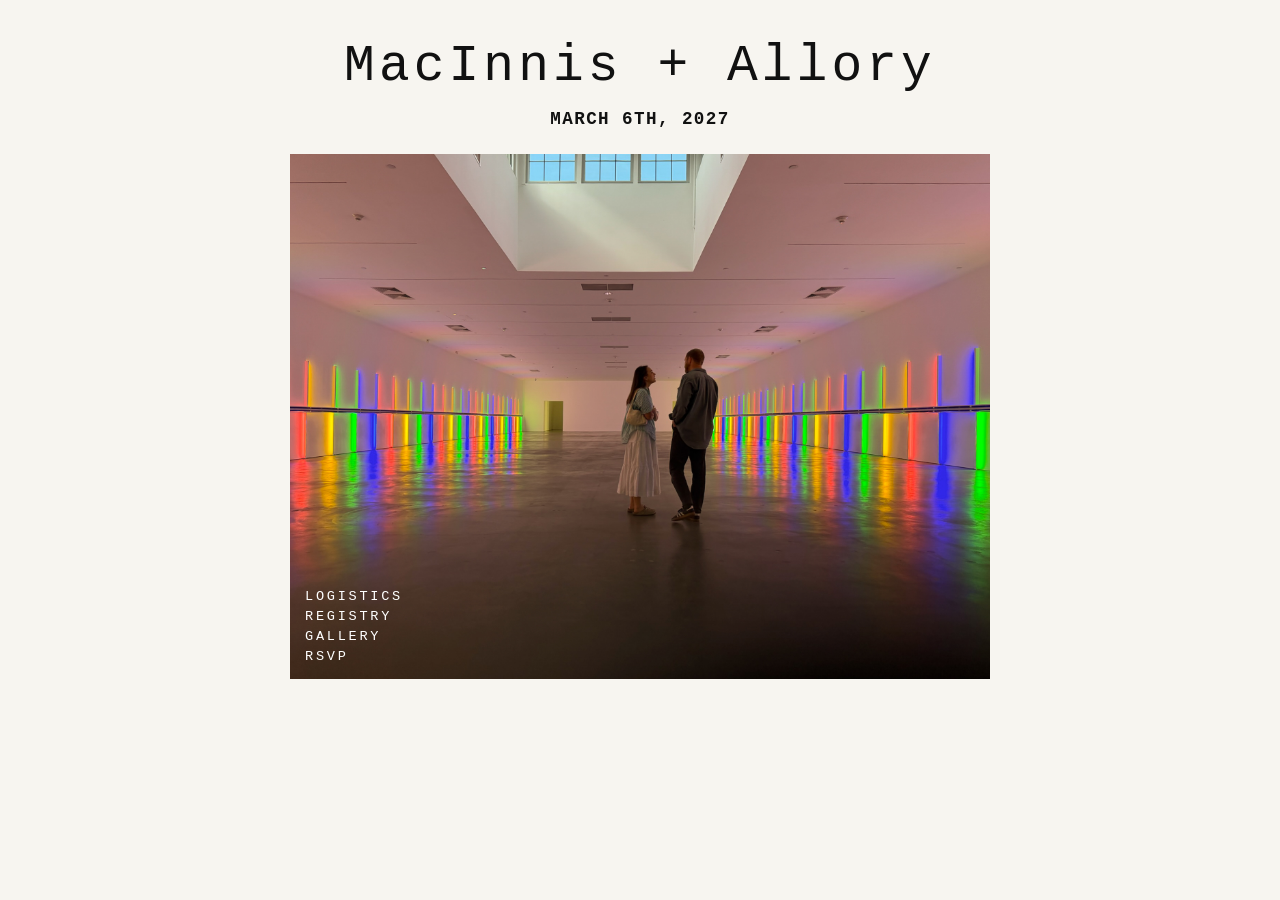
<file: index.html>
<!DOCTYPE html>
<html lang="en">

<head>

    <link rel="stylesheet" href="style.css">
    <link rel="icon" type="image/png" href="images/heart-cursor.png">

    <meta charset="UTF-8">
    <meta name="viewport" content="width=device-width, initial-scale=1.0">

    <title>MacInnis + Allory</title>

    <link rel="stylesheet" href="style.css">

</head>


<body>

<main class="home-page">

    <h1>
        MacInnis + Allory
    </h1>

    <h2>
        MARCH 6TH, 2027
    </h2>

    <div class="image-container">

        <img src="images/hero.jpg" alt="MacInnis + Allory">

        <div class="links">

            <a href="logistics.html">
                LOGISTICS
            </a>

            <a href="registry.html">
                REGISTRY
            </a>

            <a href="gallery.html">
                GALLERY
            </a>

            <a href="rsvp.html">
                RSVP
            </a>

        </div>

    </div>

</main>

</body>

</html>
</file>
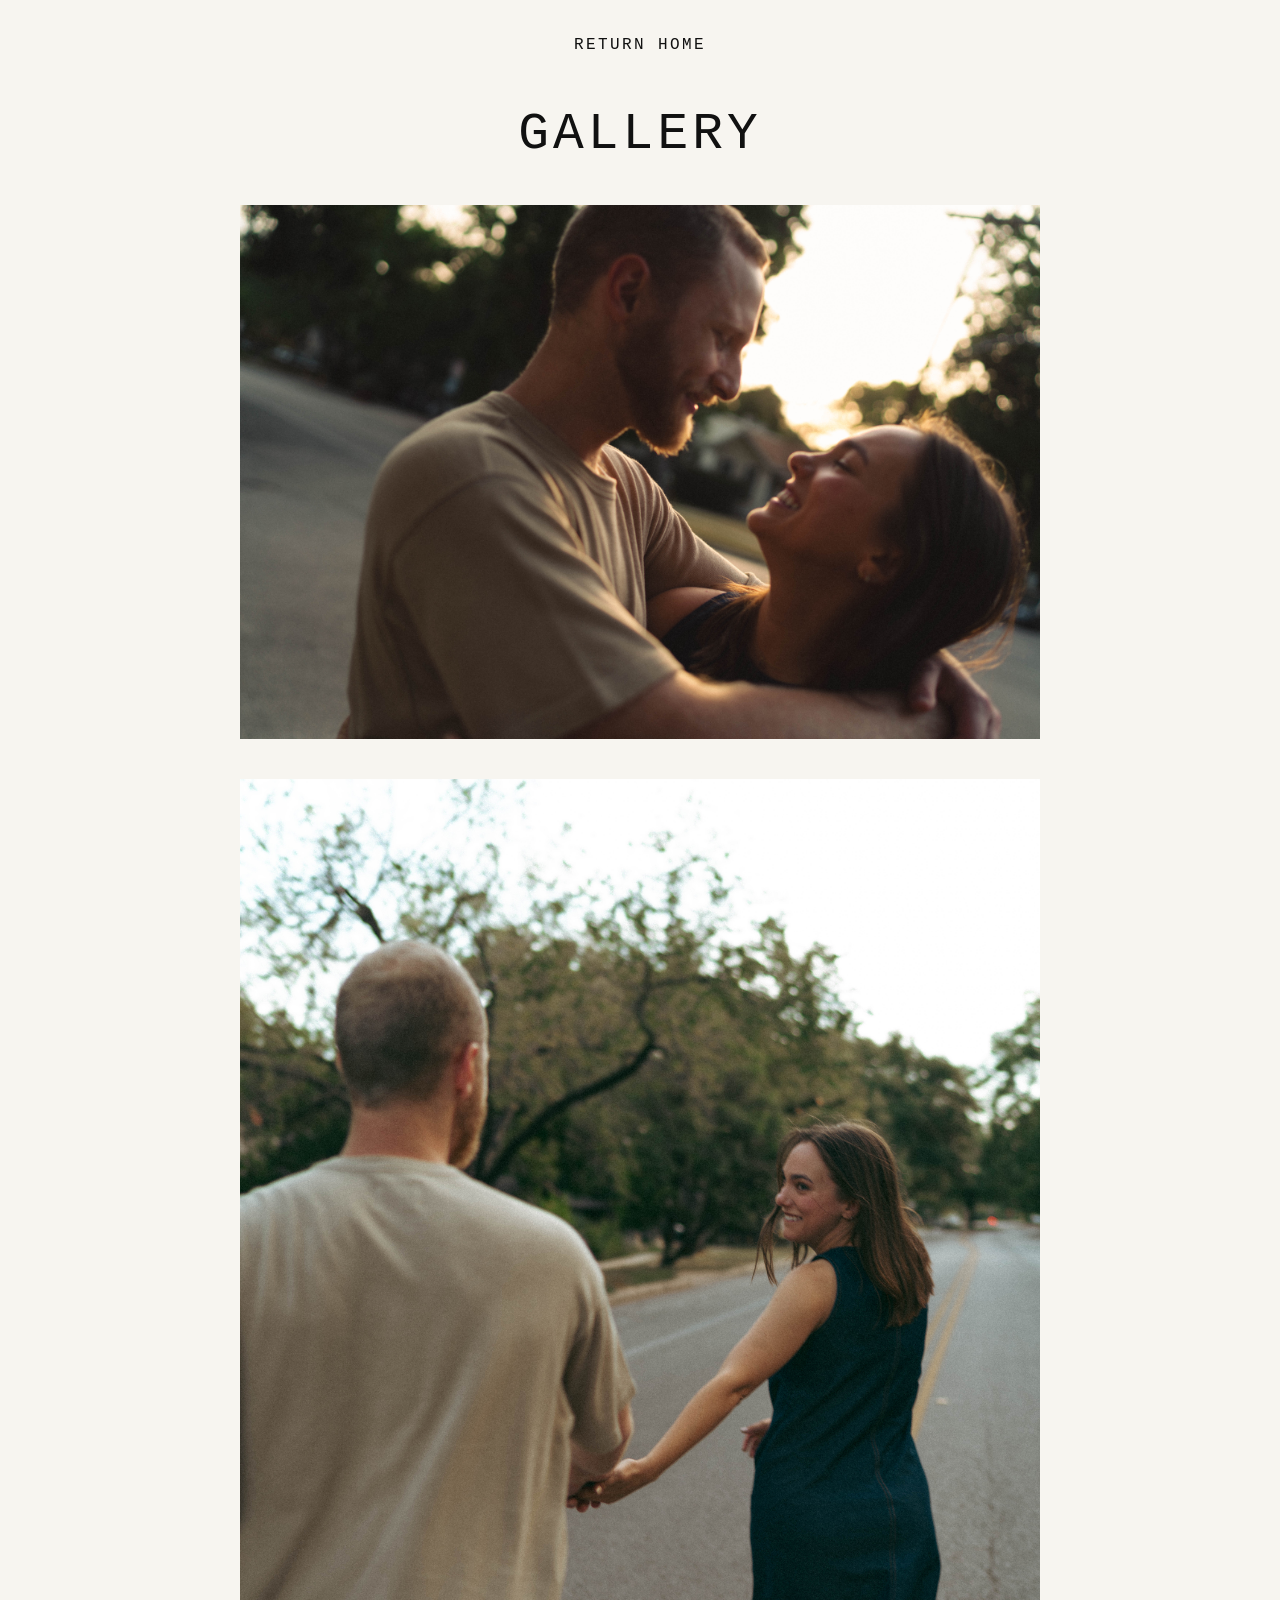
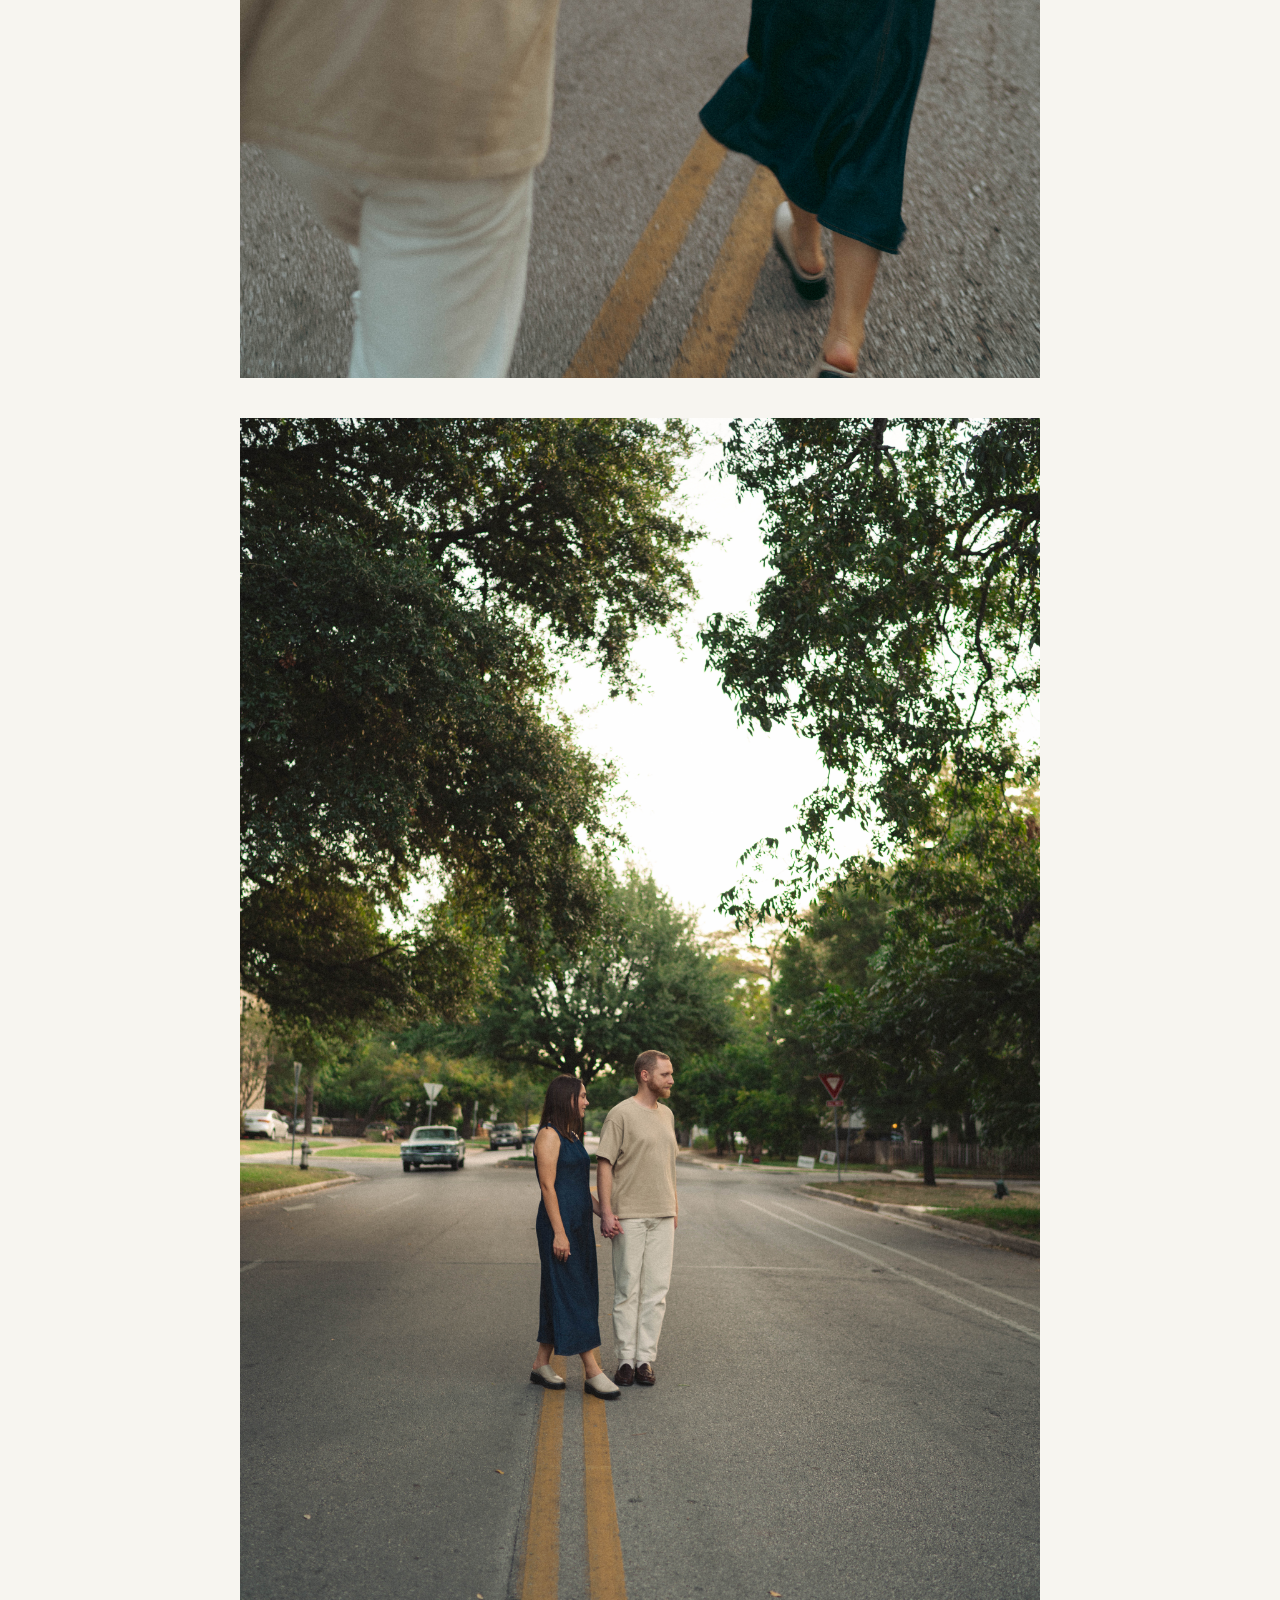
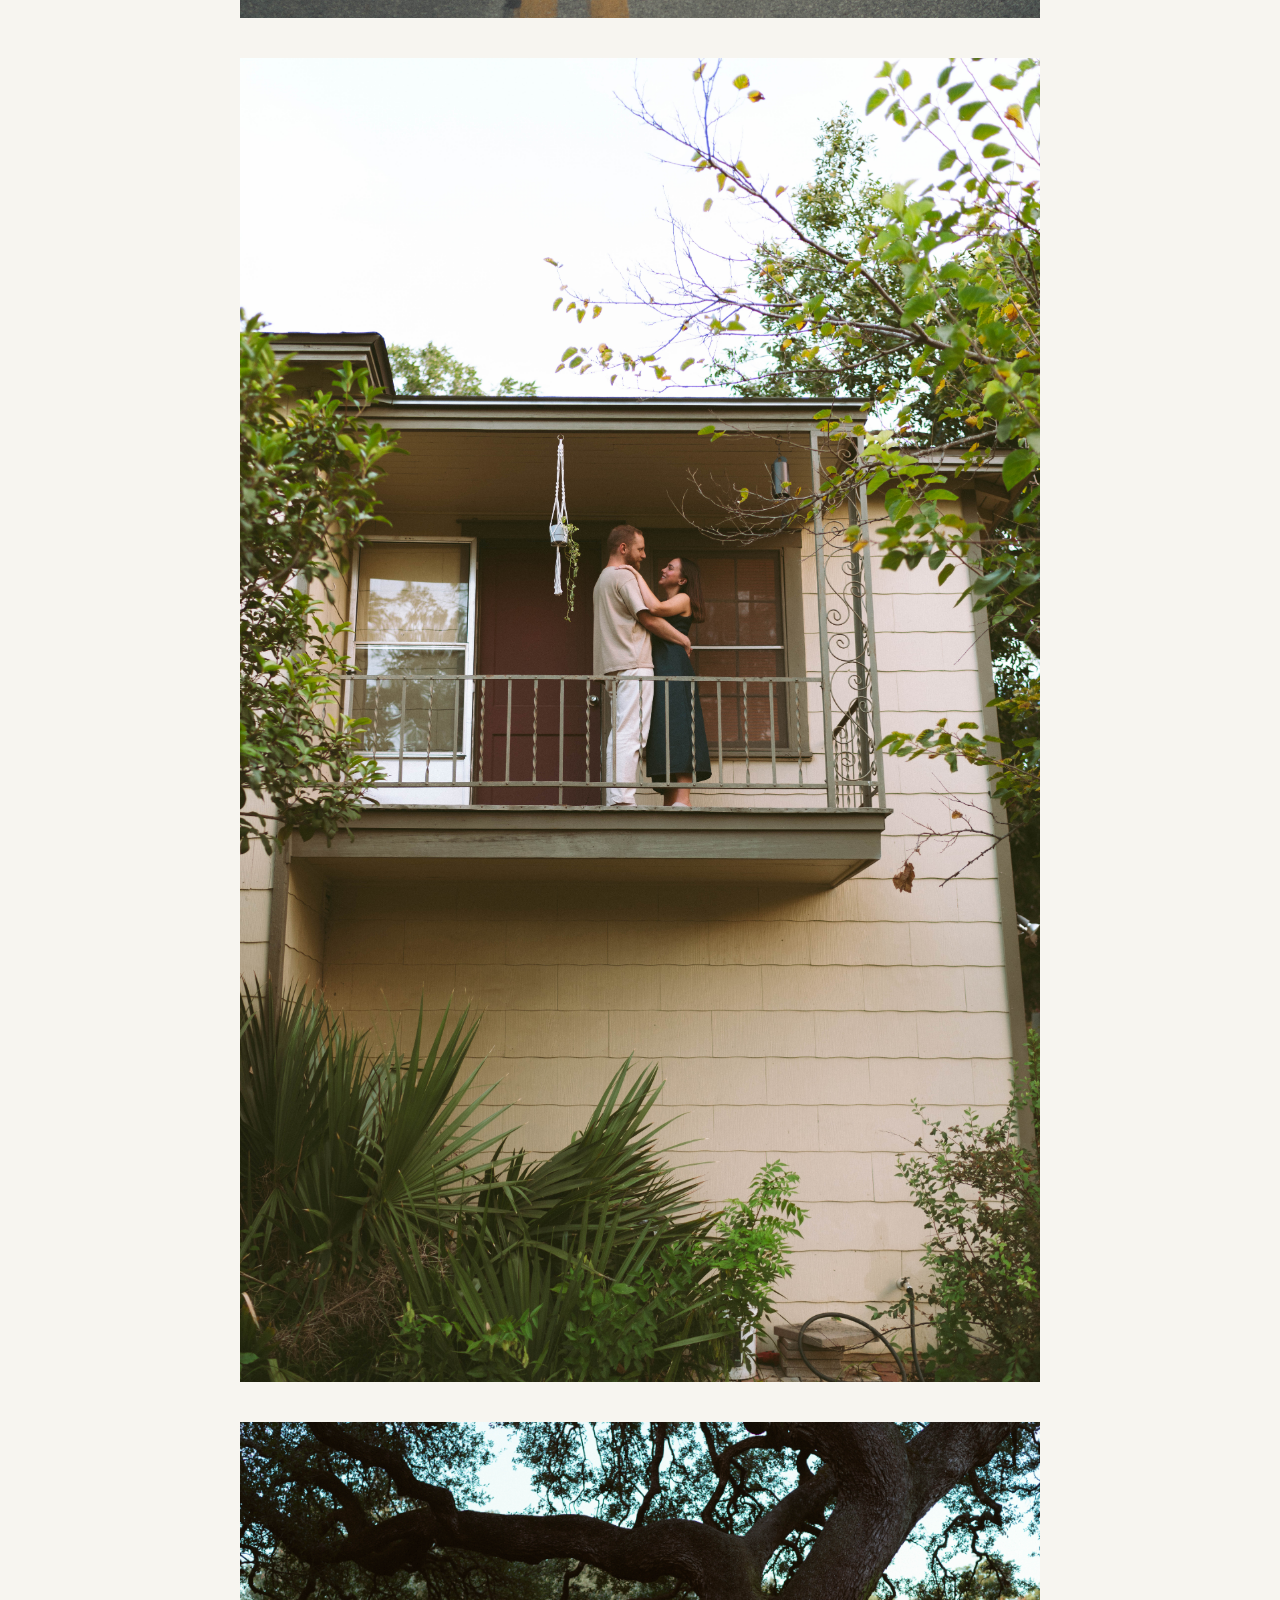
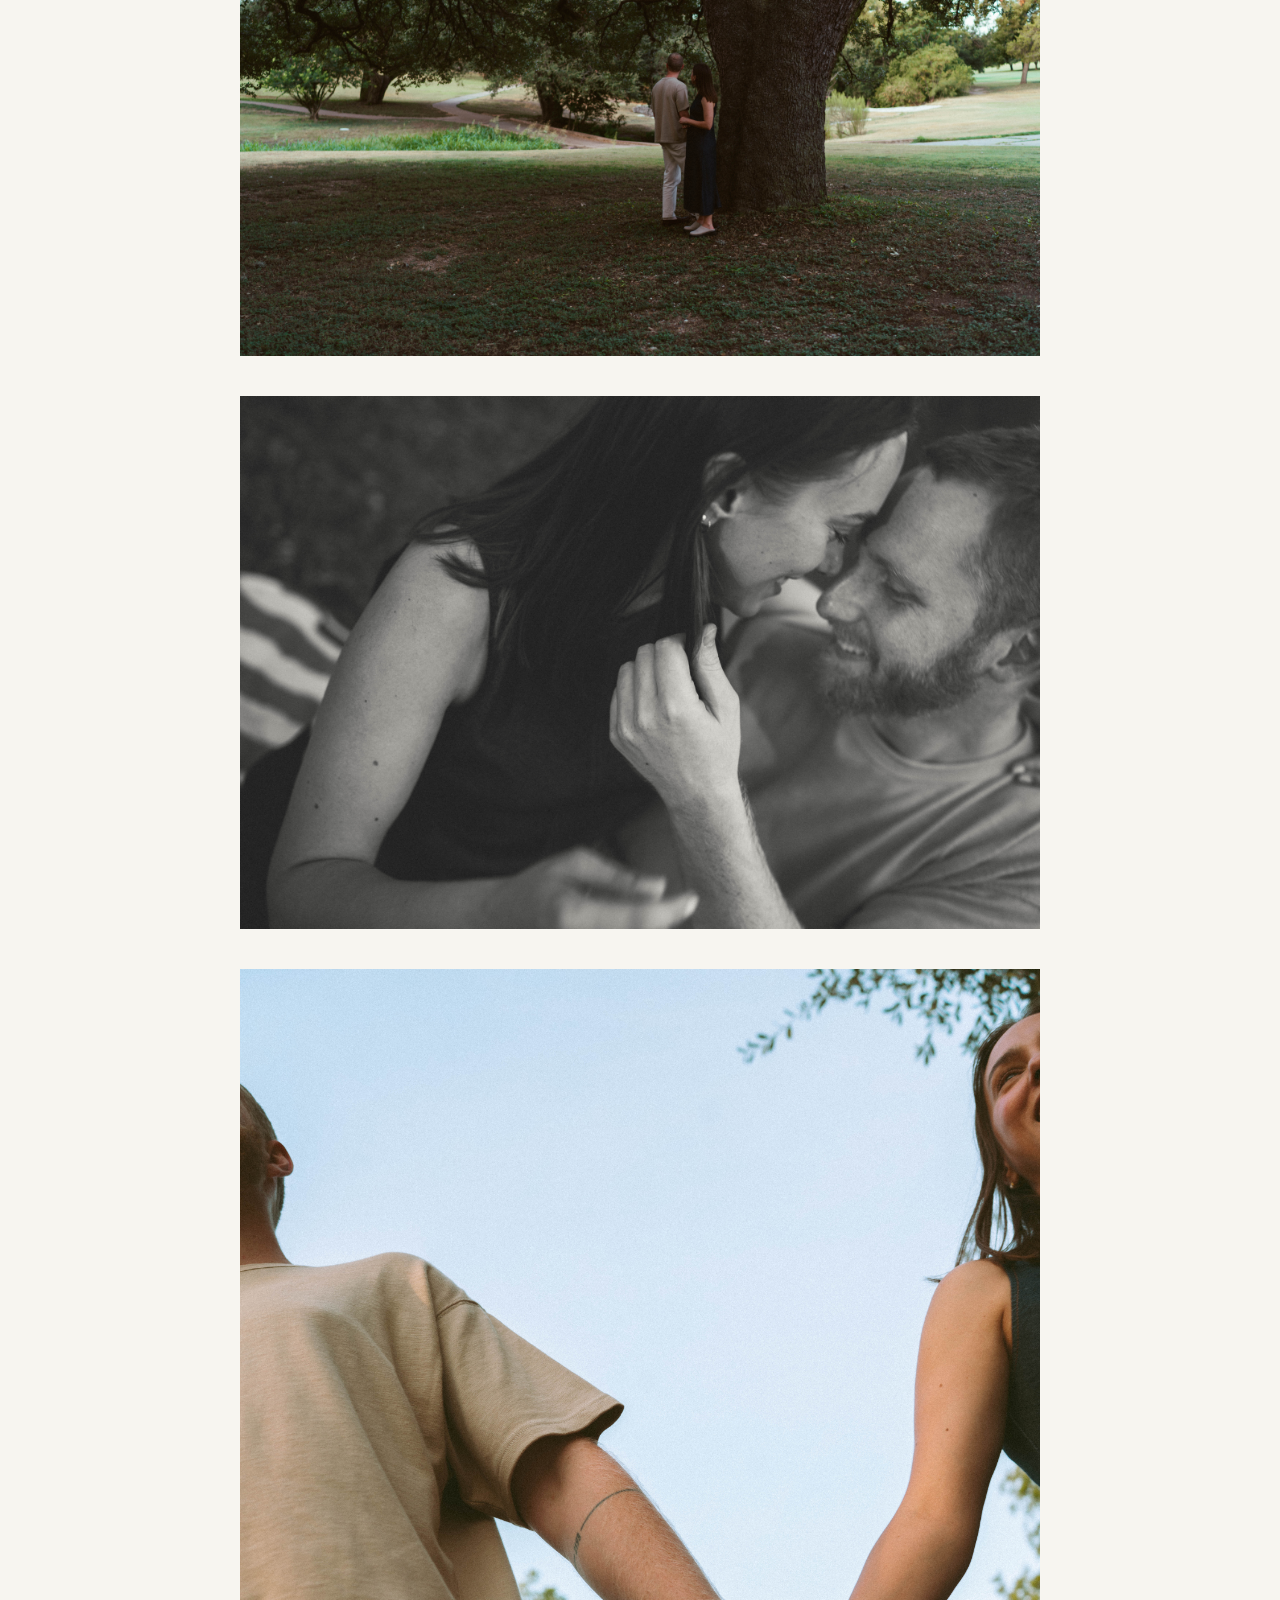
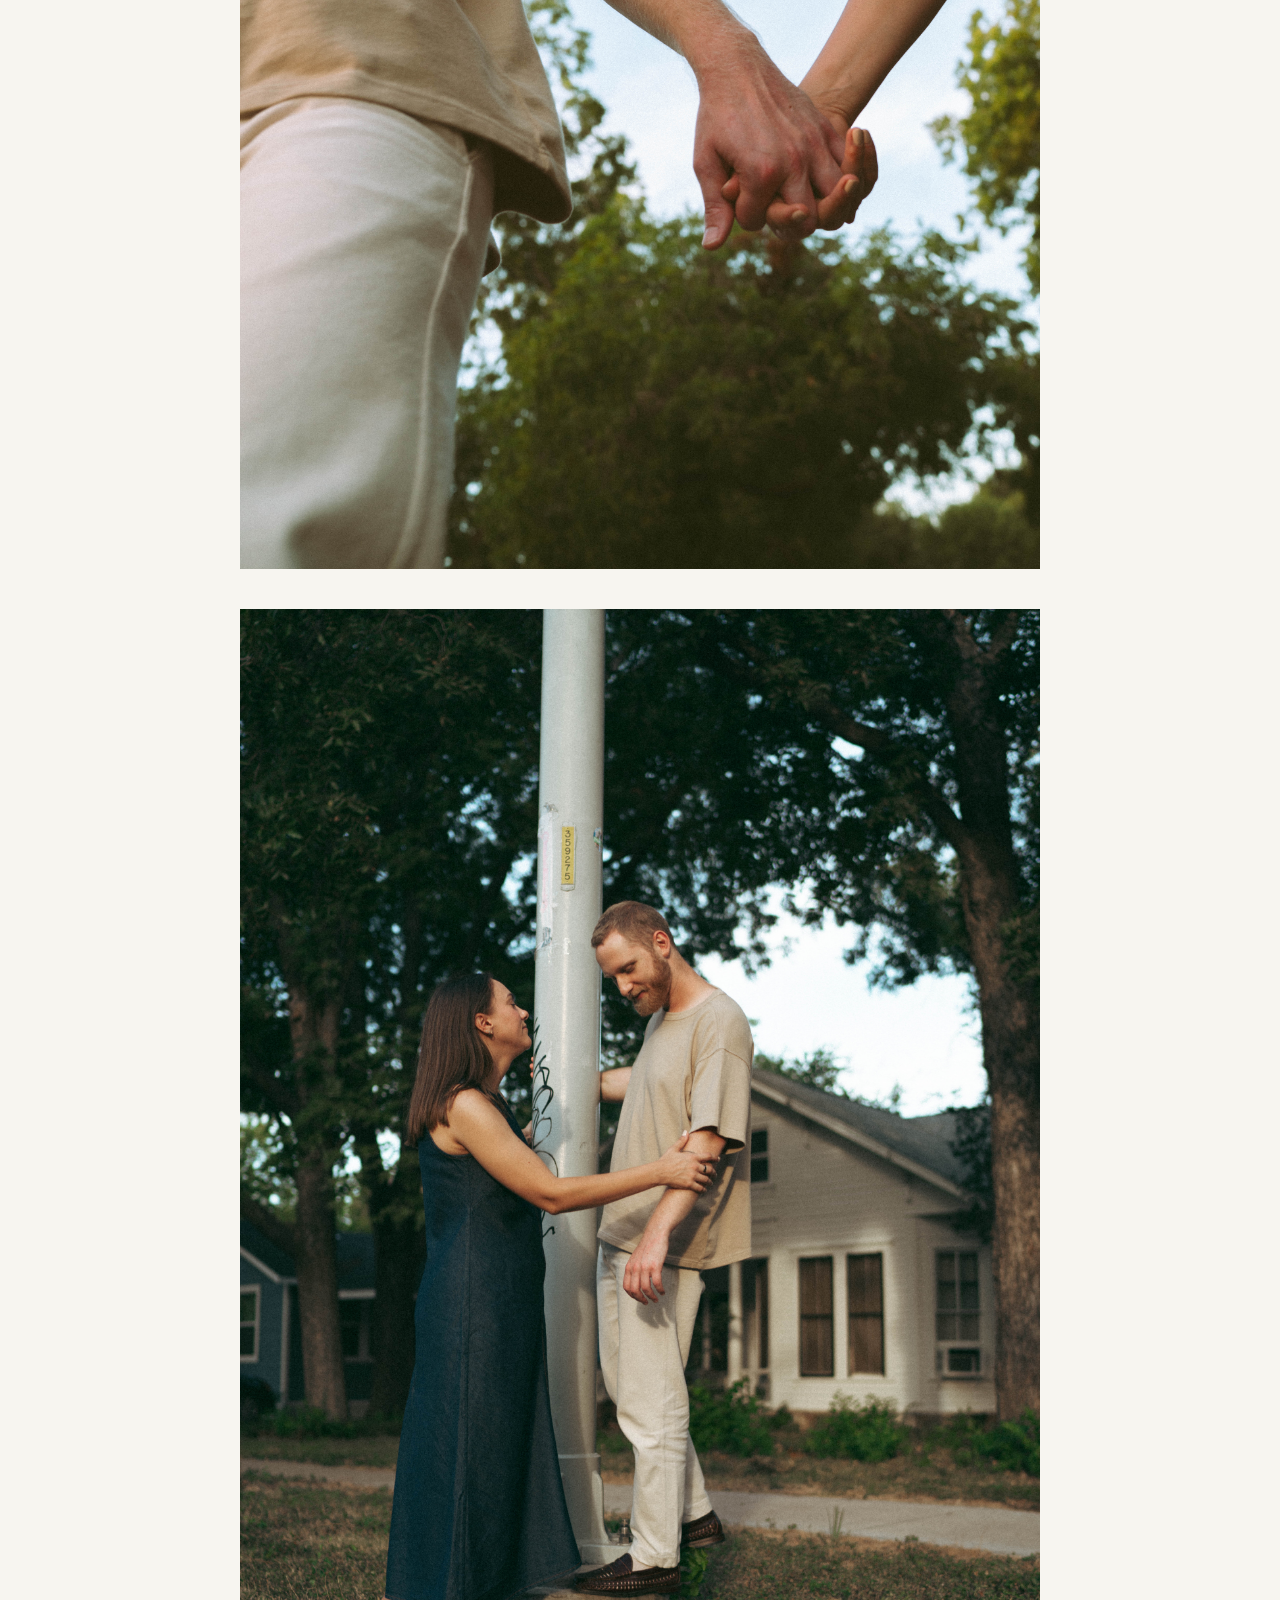
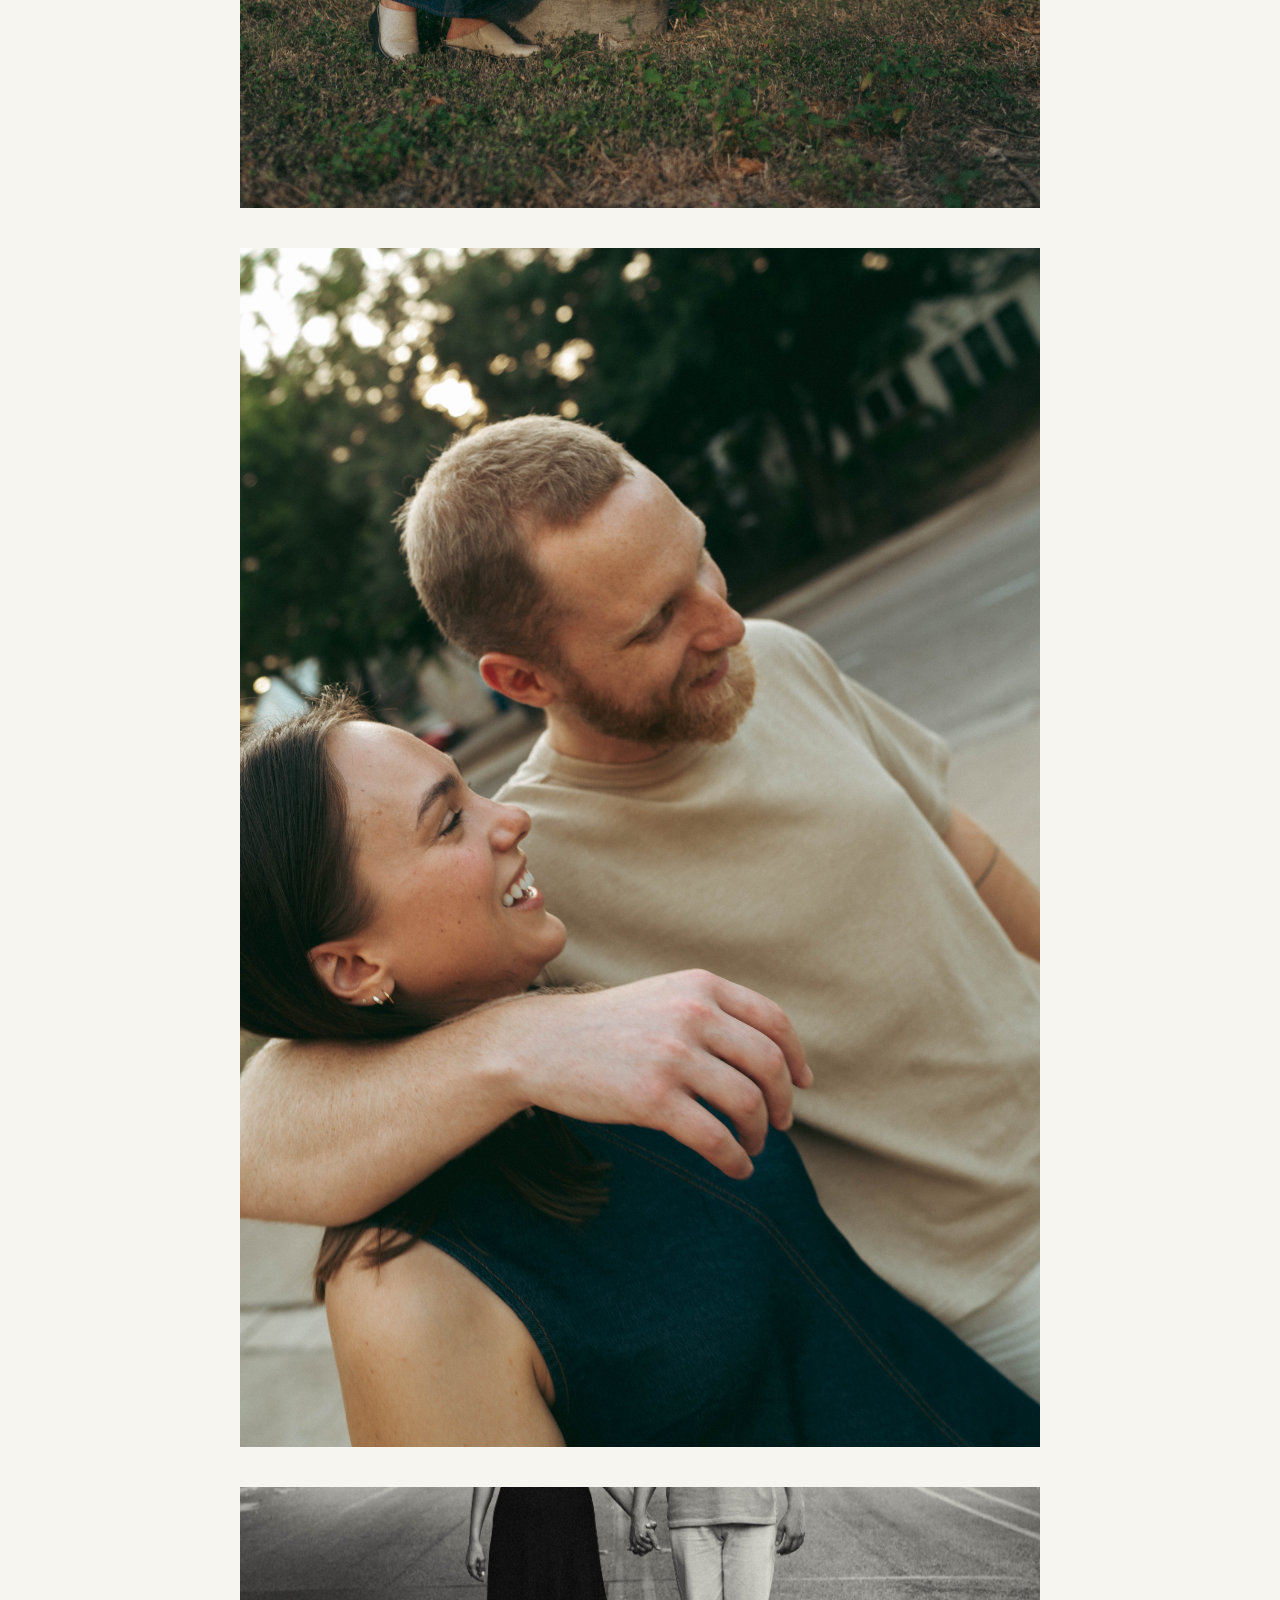
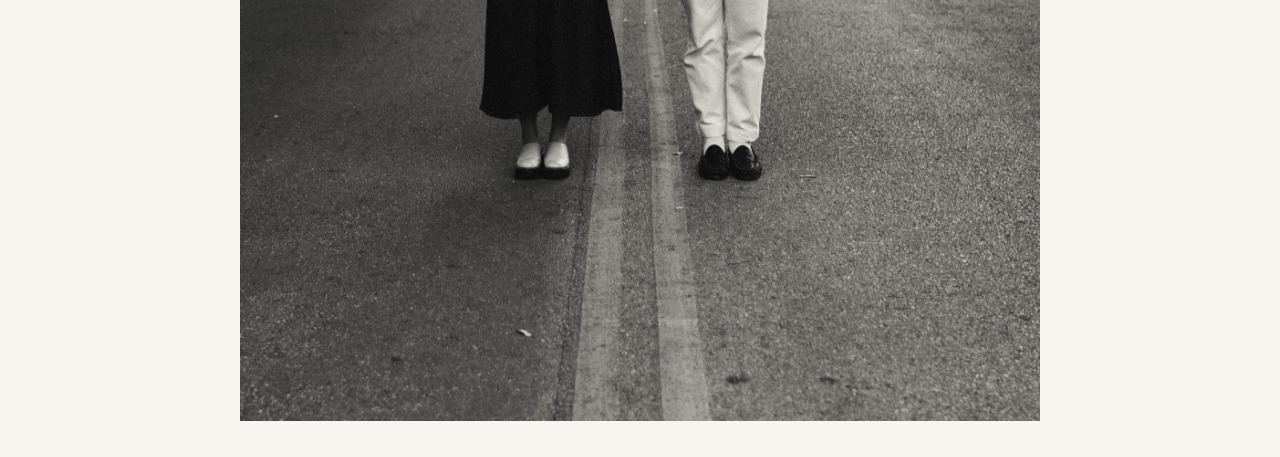
<file: gallery.html>
<!DOCTYPE html>
<html lang="en">

<head>

    <link rel="stylesheet" href="style.css">
    <link rel="icon" type="image/png" href="images/heart-cursor.png">

    <meta charset="UTF-8">
    <meta name="viewport" content="width=device-width, initial-scale=1.0">

    <title>Gallery | MacInnis + Allory</title>

    <link rel="stylesheet" href="style.css">

</head>


<body class="scroll-page">

<main class="gallery-page text-page">

    <a href="index.html" class="return-home">
        RETURN HOME
    </a>


    <h1>
        GALLERY
    </h1>


    <div class="gallery">

        <img src="images/gal-01.jpg" alt="">
        <img src="images/gal-02.jpg" alt="">
        <img src="images/gal-03.jpg" alt="">
        <img src="images/gal-04.jpg" alt="">
        <img src="images/gal-05.jpg" alt="">
        <img src="images/gal-06.jpg" alt="">
        <img src="images/gal-07.jpg" alt="">
        <img src="images/gal-08.jpg" alt="">
        <img src="images/gal-09.jpg" alt="">
        <img src="images/gal-10.jpg" alt="">

    </div>

</main>

</body>

</html>
</file>
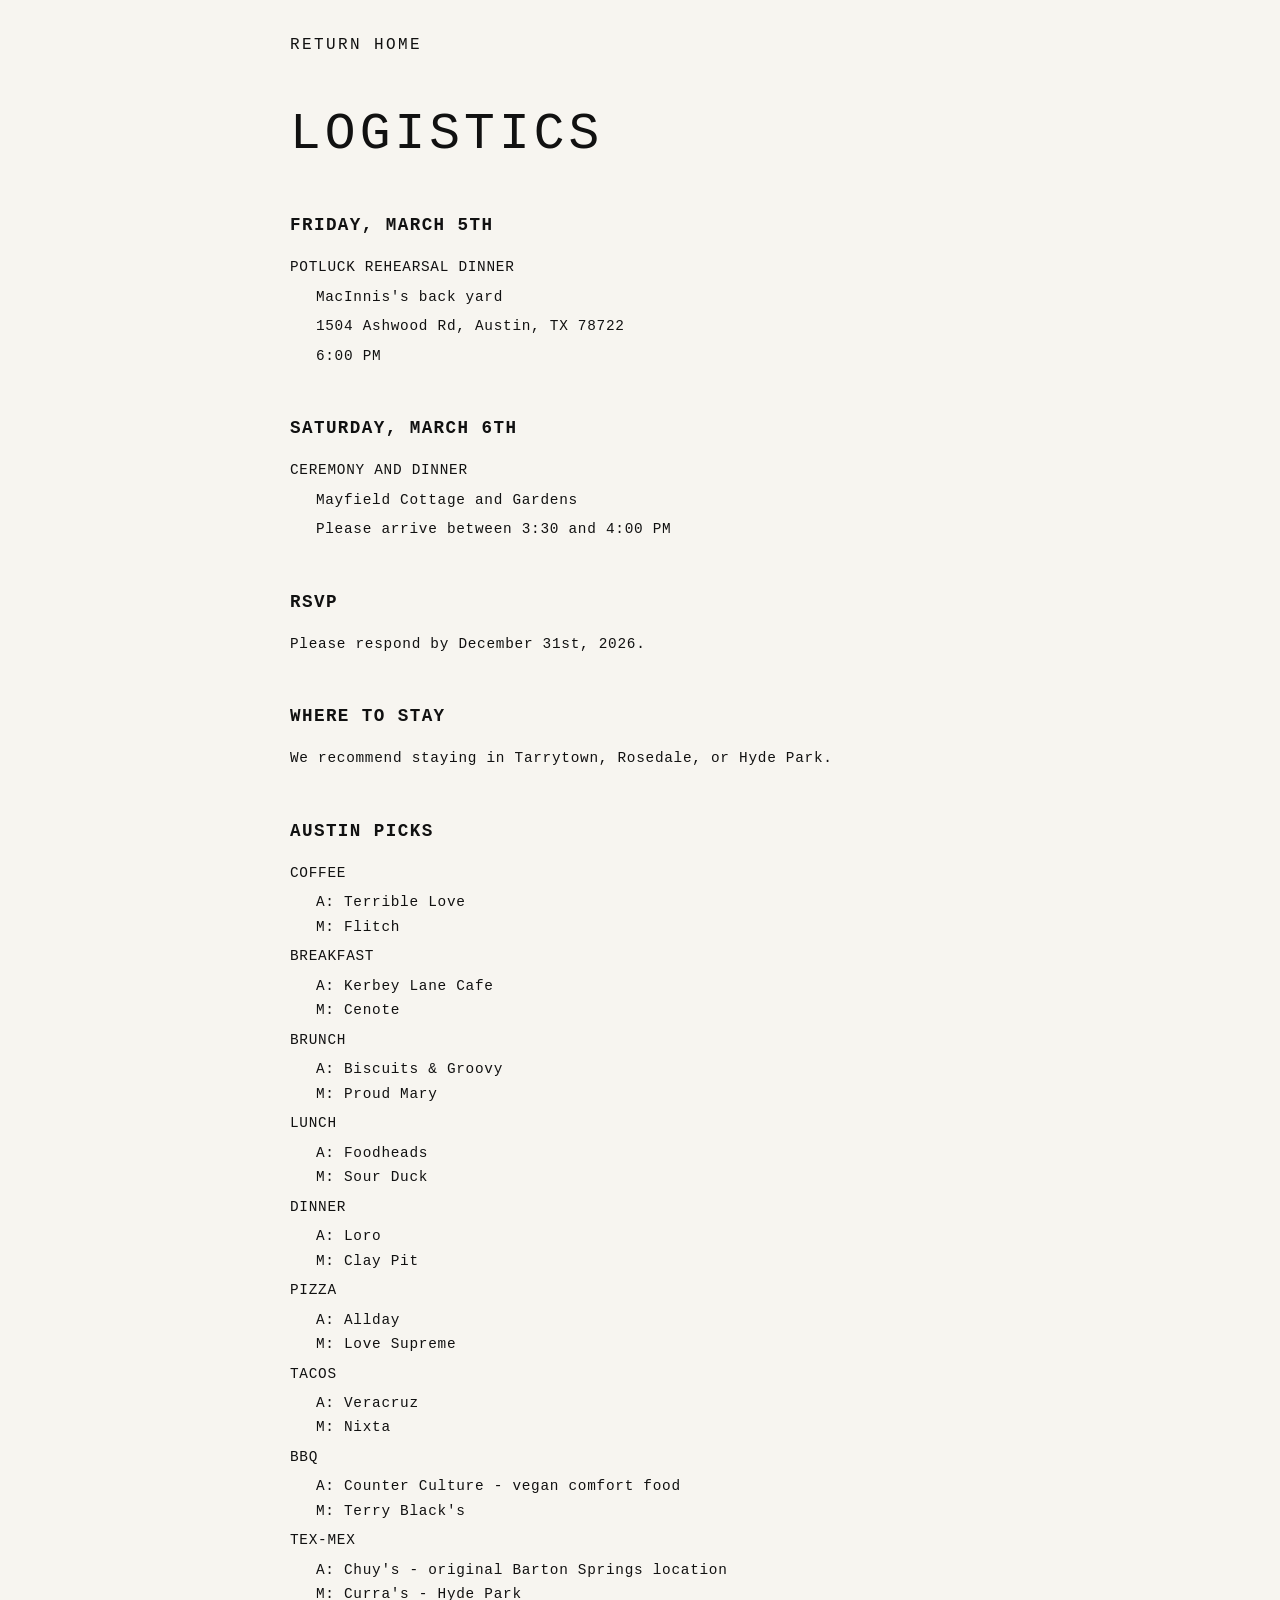
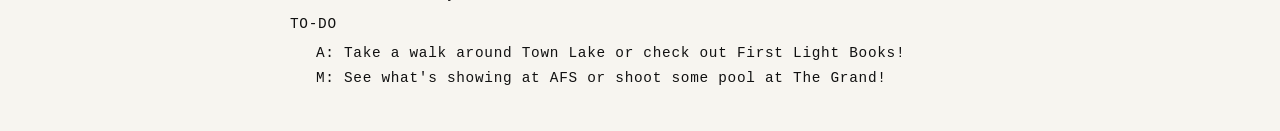
<file: logistics.html>
<!DOCTYPE html>
<html lang="en">

<head>

    <link rel="stylesheet" href="style.css">
    <link rel="icon" type="image/png" href="images/heart-cursor.png">

    <meta charset="UTF-8">
    <meta name="viewport" content="width=device-width, initial-scale=1.0">

    <title>Logistics | MacInnis + Allory</title>

    <link rel="stylesheet" href="style.css">

</head>


<body class="scroll-page">

<main class="text-page logistics-page">

    <a href="index.html" class="return-home">
        RETURN HOME
    </a>


    <h1>
        LOGISTICS
    </h1>


    <section class="logistics-section">

        <h2>
            FRIDAY, MARCH 5TH
        </h2>

        <p>
            POTLUCK REHEARSAL DINNER
        </p>

        <p class="indent">
            MacInnis's back yard
        </p>

        <p class="indent">
            1504 Ashwood Rd, Austin, TX 78722
        </p>

        <p class="indent">
            6:00 PM
        </p>

    </section>


    <section class="logistics-section">

        <h2>
            SATURDAY, MARCH 6TH
        </h2>

        <p>
            CEREMONY AND DINNER
        </p>

        <p class="indent">
            Mayfield Cottage and Gardens
        </p>

        <p class="indent">
            Please arrive between 3:30 and 4:00 PM
        </p>

    </section>


    <section class="logistics-section">

        <h2>
            RSVP
        </h2>

        <p>
            Please respond by December 31st, 2026.
        </p>

    </section>


    <section class="logistics-section">

        <h2>
            WHERE TO STAY
        </h2>

        <p>
            We recommend staying in Tarrytown, Rosedale, or Hyde Park.
        </p>

    </section>


    <section class="logistics-section">

        <h2>
            AUSTIN PICKS
        </h2>

        <p>
            COFFEE
        </p>

        <p class="indent">
            A: Terrible Love<br>
            M: Flitch
        </p>

        <p>
            BREAKFAST
        </p>

        <p class="indent">
            A: Kerbey Lane Cafe<br>
            M: Cenote
        </p>

        <p>
            BRUNCH
        </p>

        <p class="indent">
            A: Biscuits & Groovy<br>
            M: Proud Mary
        </p>
            
        <p>
            LUNCH
        </p>

        <p class="indent">
            A: Foodheads<br>
            M: Sour Duck
        </p>

        <p>
            DINNER
        </p>

        <p class="indent">
            A: Loro<br>
            M: Clay Pit
        </p>

        <p>
            PIZZA
        </p>

        <p class="indent">
            A: Allday<br>
            M: Love Supreme
        </p>

        <p>
            TACOS
        </p>

        <p class="indent">
            A: Veracruz<br>
            M: Nixta
        </p>

        <p>
            BBQ
        </p>

        <p class="indent">
            A: Counter Culture - vegan comfort food<br>
            M: Terry Black's
        </p>

        <p>
            TEX-MEX
        </p>

        <p class="indent">
            A: Chuy's - original Barton Springs location<br>
            M: Curra's - Hyde Park
        </p>

        <p>
            TO-DO
        </p>

        <p class="indent">
            A: Take a walk around Town Lake or check out First Light Books!<br>
            M: See what's showing at AFS or shoot some pool at The Grand!
        </p>

    </section>

</main>

</body>

</html>
</file>
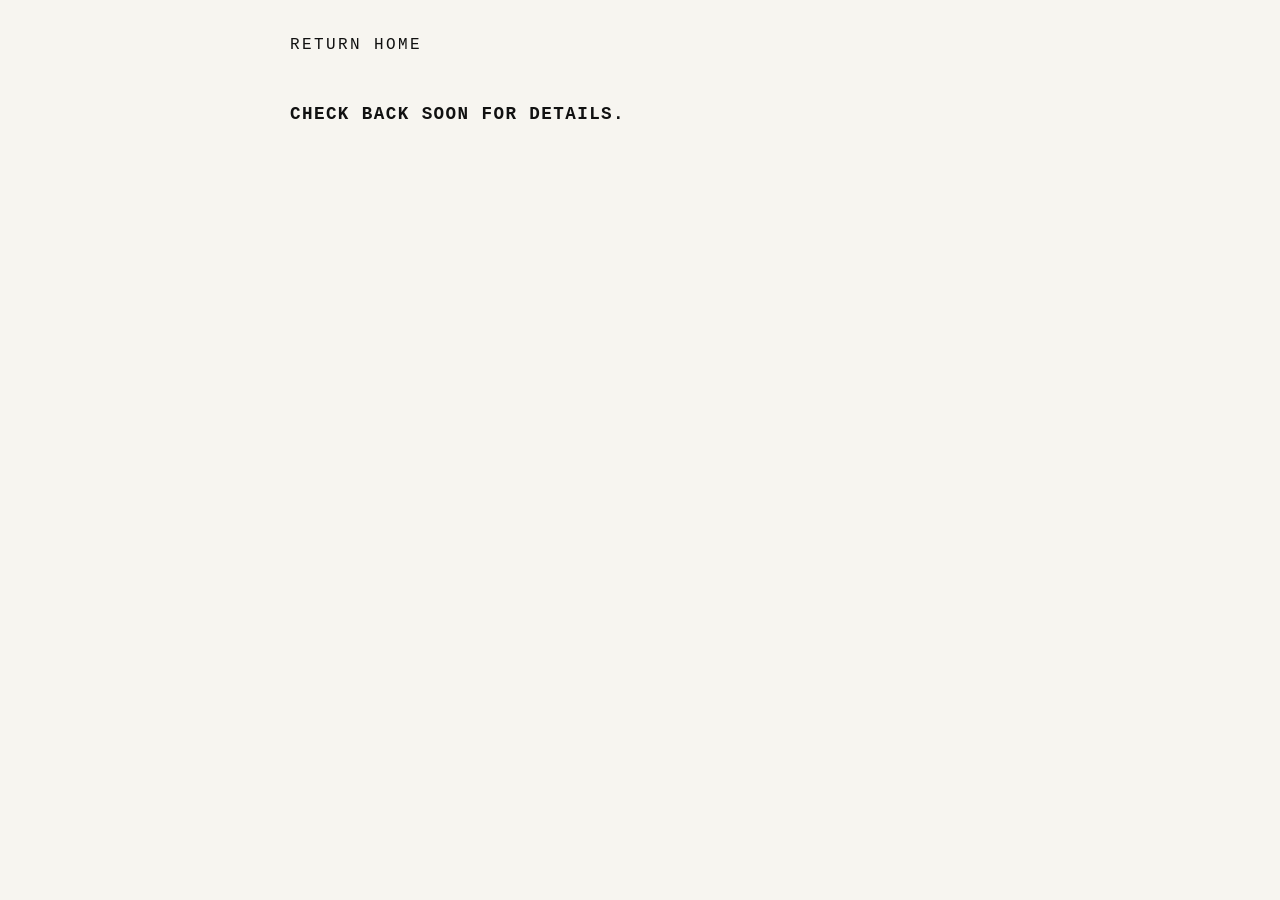
<file: logistics_hidden.html>
<!DOCTYPE html>
<html lang="en">

<head>

    <link rel="stylesheet" href="style.css">
    <link rel="icon" type="image/png" href="images/heart-cursor.png">

    <meta charset="UTF-8">
    <meta name="viewport" content="width=device-width, initial-scale=1.0">

    <title>Logistics | MacInnis + Allory</title>

    <link rel="stylesheet" href="style.css">

</head>


<body>

<main class="text-page">

    <a href="index.html" class="return-home">
        RETURN HOME
    </a>

    <h2>
        CHECK BACK SOON FOR DETAILS.
    </h2>

</main>

</body>

</html>
</file>
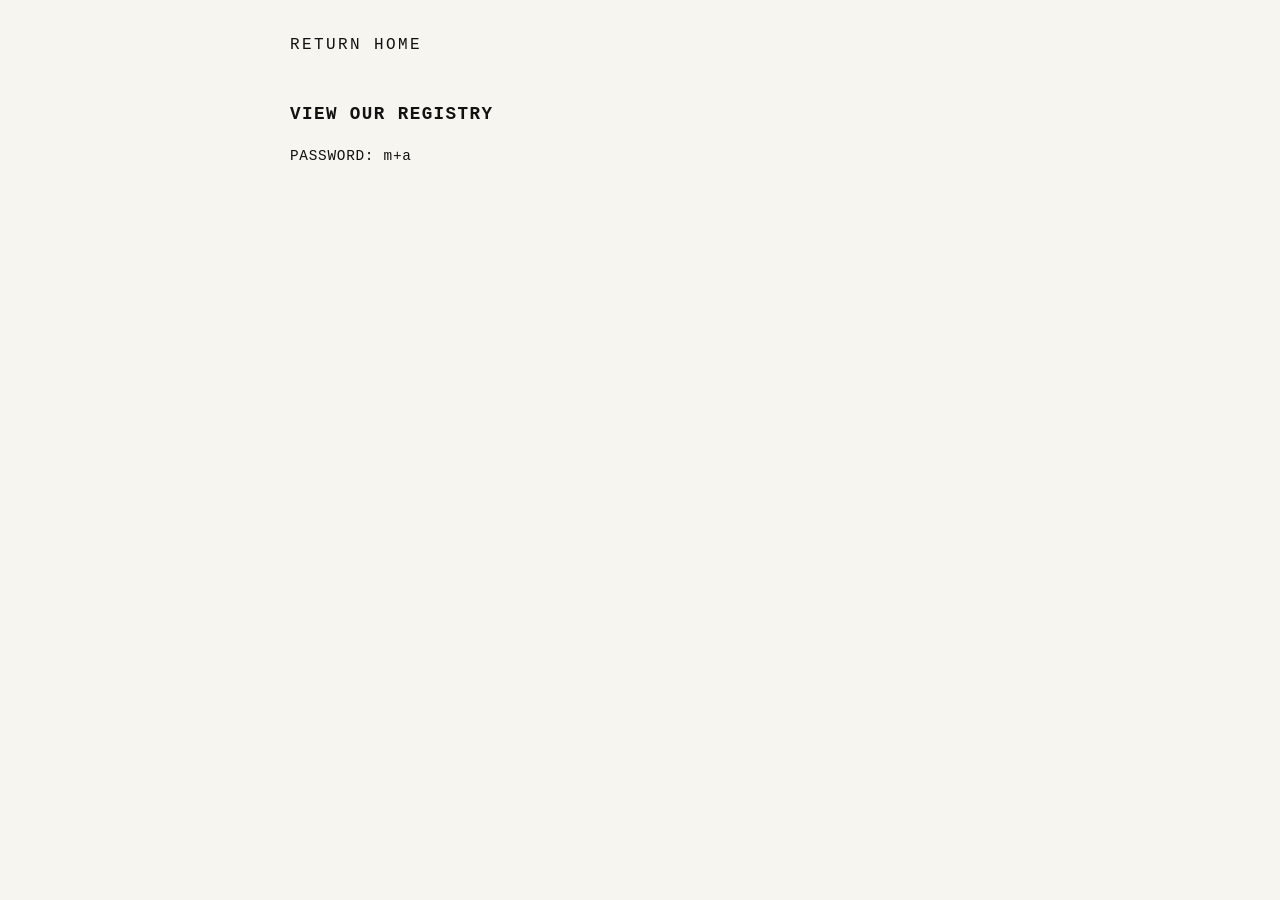
<file: registry.html>
<!DOCTYPE html>
<html lang="en">

<head>

    <link rel="stylesheet" href="style.css">
    <link rel="icon" type="image/png" href="images/heart-cursor.png">

    <meta charset="UTF-8">
    <meta name="viewport" content="width=device-width, initial-scale=1.0">

    <title>Registry | MacInnis + Allory</title>

    <link rel="stylesheet" href="style.css">

</head>


<body>

<main class="text-page registry-page">

    <a href="index.html" class="return-home">
        RETURN HOME
    </a>


    <h2>
        <a href="https://withjoy.com/macinnis-and-allory/registry?utm_medium=web&utm_source=joy&utm_campaign=share_website_dialog" target="_blank">
            VIEW OUR REGISTRY
        </a>
    </h2>

    <p>
        PASSWORD: m+a
    </p>

</main>

</body>

</html>
</file>
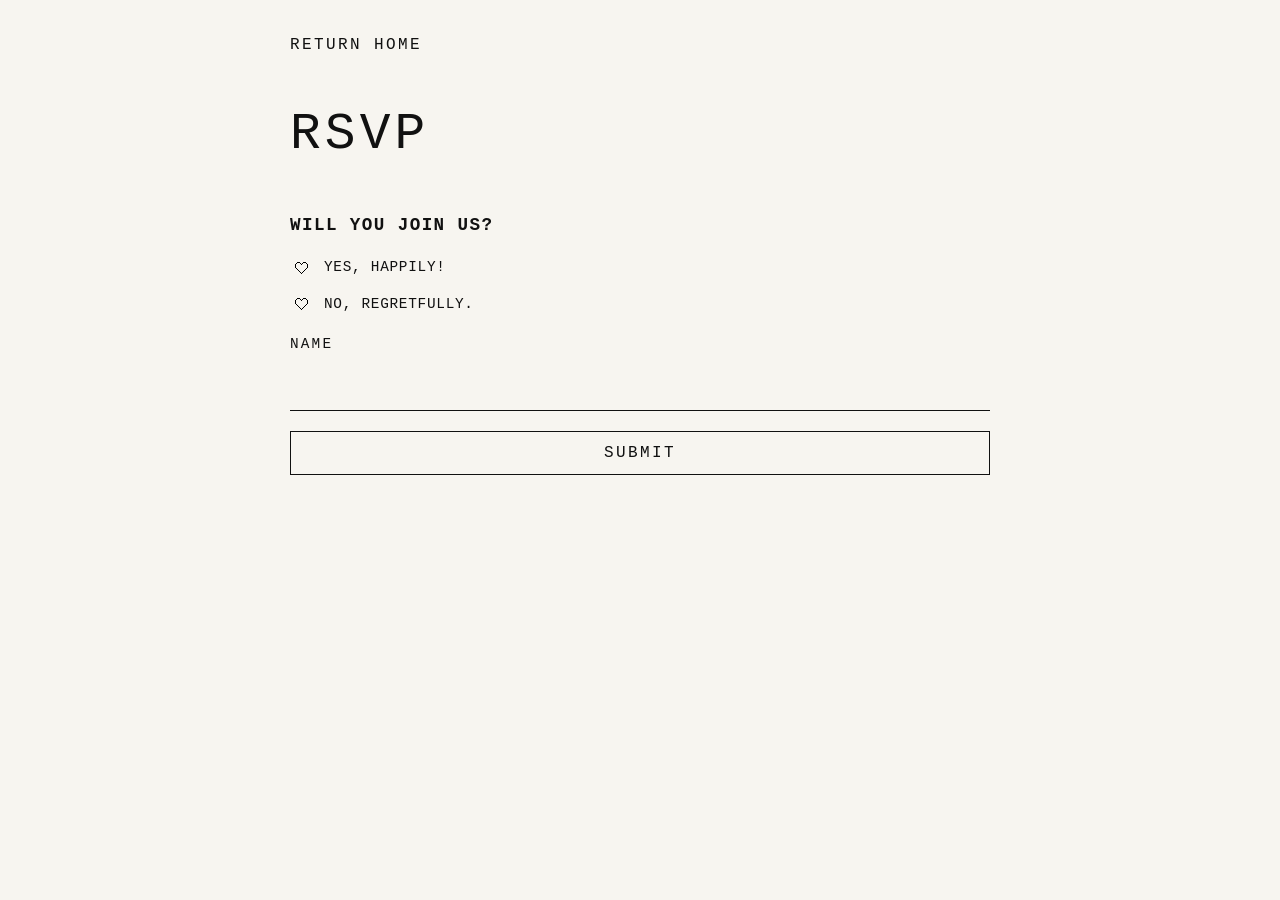
<file: rsvp.html>
<!DOCTYPE html>
<html lang="en">

<head>

    <link rel="stylesheet" href="style.css">
    <link rel="icon" type="image/png" href="images/heart-cursor.png">

    <meta charset="UTF-8">
    <meta name="viewport" content="width=device-width, initial-scale=1.0">

    <title>RSVP | MacInnis + Allory</title>

    <link rel="stylesheet" href="style.css">

</head>


<body class="scroll-page">

<main class="text-page rsvp-page">

    <a href="index.html" class="return-home">
        RETURN HOME
    </a>


    <h1>
        RSVP
    </h1>


    <h2>
        WILL YOU JOIN US?
    </h2>


    <form class="rsvp-form" id="rsvp-form" autocomplete="off">

        <div class="radio-group">

            <label>
                <input
                    type="radio"
                    name="attendance"
                    value="yes"
                    required
                >
                YES, HAPPILY!
            </label>

            <label>
                <input
                    type="radio"
                    name="attendance"
                    value="no"
                >
                NO, REGRETFULLY.
            </label>

        </div>


        <label>
            NAME
        </label>


        <div id="guest-list">

            <div class="guest-entry">

                <input
                    type="text"
                    name="guest"
                    autocomplete="off"
                    required
                >

            </div>

        </div>


        <button
            type="button"
            id="add-guest"
        >
            ADD ANOTHER GUEST
        </button>


        <button
            type="submit"
            id="submit-button"
        >
            SUBMIT
        </button>

    </form>

</main>


<script src="rsvp.js"></script>

</body>

</html>
</file>
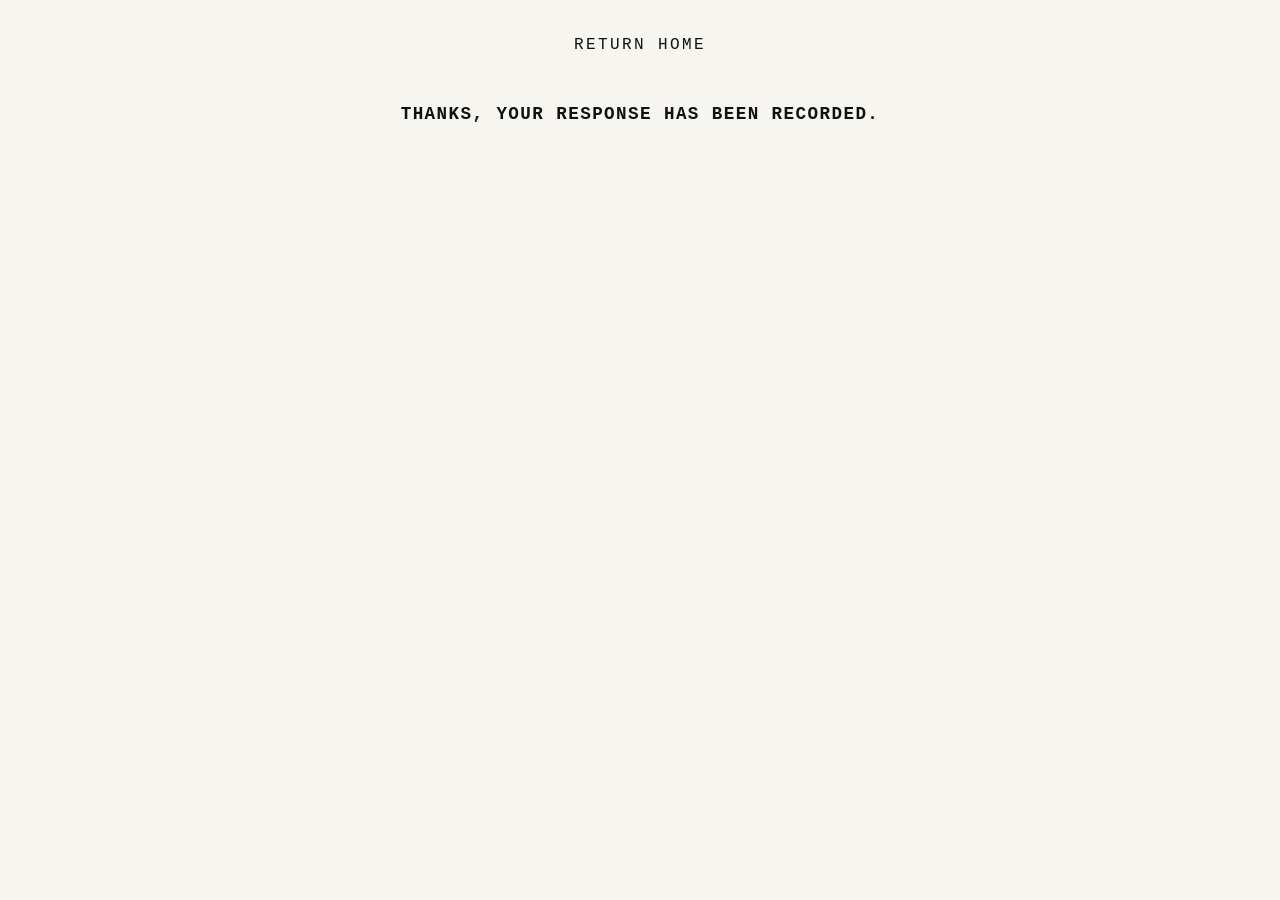
<file: thanks.html>
<!DOCTYPE html>
<html lang="en">

<head>

    <link rel="stylesheet" href="style.css">
    <link rel="icon" type="image/png" href="images/heart-cursor.png">

    <meta charset="UTF-8">
    <meta name="viewport" content="width=device-width, initial-scale=1.0">

    <title>Thank You | MacInnis + Allory</title>

    <link rel="stylesheet" href="style.css">

</head>


<body>

<main class="thanks-page">

    <a href="index.html" class="return-home">
        RETURN HOME
    </a>


    <h2>
        THANKS, YOUR RESPONSE HAS BEEN RECORDED.
    </h2>

</main>

</body>

</html>
</file>
<file: style.css>
/* Global */

html,
body {
    margin: 0;
    padding: 0;
    min-height: 100%;
}

body {
    background-color: #f7f5f0;
    color: #111;
    font-family: "Courier New", monospace;
}


/* Heart Cursor */

* {
    cursor: url("images/heart-cursor.png") 16 16, auto;
}


/* Page Container */

main {
    width: 90%;
    max-width: 700px;
    margin: 0 auto;
    padding: 4vh 0;
    box-sizing: border-box;
}


/* Typography */

h1 {
    margin: 0;

    font-size: clamp(2.4rem, 4vw, 3.5rem);
    font-weight: normal;
    line-height: 1.2;
    letter-spacing: 0.08em;

    white-space: nowrap;
}

h2 {
    margin: 50px 0 20px;

    font-size: 1.1rem;
    font-weight: bold;
    letter-spacing: 0.08em;
}

p {
    margin: 0;

    font-size: 0.9rem;
    font-weight: normal;
    letter-spacing: 0.05em;
    line-height: 1.7;
}


/* Links */

a {
    color: #111;
    text-decoration: none;
}

a:hover {
    text-decoration: underline;
}


/* Layout */

.indent {
    margin-left: 3ch;
}


/* Return Home */

.return-home {
    display: inline-block;
    letter-spacing: 0.15em;
}

.return-home + h1,
.return-home + h2 {
    margin-top: 50px;
}


/* Homepage */

.home-page {
    text-align: center;
}

.home-page h1 {
    text-align: center;
}

.home-page h2 {
    margin: 12px 0 25px;
}

.image-container {
    position: relative;
    width: 100%;
}

.image-container img {
    display: block;

    width: 100%;
    height: auto;
}

.links {
    position: absolute;

    left: 15px;
    bottom: 15px;

    display: flex;
    flex-direction: column;
    gap: 5px;

    margin: 0;
    padding: 0;

    text-align: left;
}

.links a {
    color: white;

    font-size: 0.85rem;
    letter-spacing: 0.2em;
}

.links a:hover {
    text-decoration: underline;
}


/* Text Pages */

.text-page {
    text-align: left;
}


/* Scrolling */

body.scroll-page {
    overflow-y: auto;
}


/* Logistics */

.logistics-section {
    margin-top: 50px;
}

.logistics-section p {
    margin-bottom: 5px;
}


/* Gallery */

.gallery-page {
    max-width: 800px;

    text-align: center;
}

.gallery-page h1 {
    margin-bottom: 40px;
}

.gallery {
    display: flex;
    flex-direction: column;
    align-items: center;
    gap: 40px;
}

.gallery img {
    display: block;

    width: 100%;
    height: auto;
}


/* RSVP */

.rsvp-page {
    text-align: left;
}

.rsvp-form {
    display: flex;
    flex-direction: column;
    gap: 20px;

    text-align: left;
}

.rsvp-form > label {
    font-size: 0.9rem;
    letter-spacing: 0.15em;
}


/* RSVP Hearts */

.radio-group {
    display: flex;
    flex-direction: column;
    gap: 12px;
}

.radio-group label {
    display: inline-flex;
    align-items: center;
    width: fit-content;

    font-size: 0.9rem;
    font-weight: normal;
    letter-spacing: 0.05em;
    line-height: 1.7;
}

.radio-group label:hover {
    text-decoration: underline;
}

.radio-group input[type="radio"] {
    appearance: none;
    -webkit-appearance: none;

    width: 24px;
    height: 24px;

    margin: 0 10px 0 0;

    border: none;

    background-image: url("images/heart-outline.png");
    background-size: contain;
    background-position: center;
    background-repeat: no-repeat;
}

.radio-group input[type="radio"]:checked {
    background-image: url("images/heart-cursor.png");
}


/* Form */

input[type="text"] {
    width: 100%;
    box-sizing: border-box;

    background: transparent;

    border: none;
    border-bottom: 1px solid #111;

    padding: 10px 0;

    font-family: "Courier New", monospace;
    font-size: 1rem;
}

#guest-list {
    display: flex;
    flex-direction: column;
    gap: 15px;
}

.guest-entry {
    display: flex;
    align-items: center;
    gap: 20px;
}

.guest-entry input {
    flex: 1;
}


/* Buttons */

/* Buttons */

button {
    background: none;
    color: #111;

    border: 1px solid #111;

    padding: 12px;

    font-family: "Courier New", monospace;
    font-size: 1rem;
    letter-spacing: 0.15em;

    -webkit-appearance: none;
    appearance: none;

    cursor: inherit;
}

button:hover {
    background: #111;
    color: #f7f5f0;
}

.remove-guest {
    border: none;
    padding: 0;

    font-size: 0.8rem;
    letter-spacing: 0.1em;
}

.remove-guest:hover {
    background: none;
    color: #111;
    text-decoration: underline;
}


/* Thank You */

.thanks-page {
    text-align: center;
}

#thank-you {
    margin-top: 60px;

    text-align: center;

    letter-spacing: 0.15em;
}


/* Mobile */

@media (max-width: 600px) {

    main {
        width: 88%;
    }

    h1 {
        white-space: normal;
        font-size: 2.2rem;
    }

    .links {
        left: 20px;
        bottom: 20px;
    }
}
</file>
